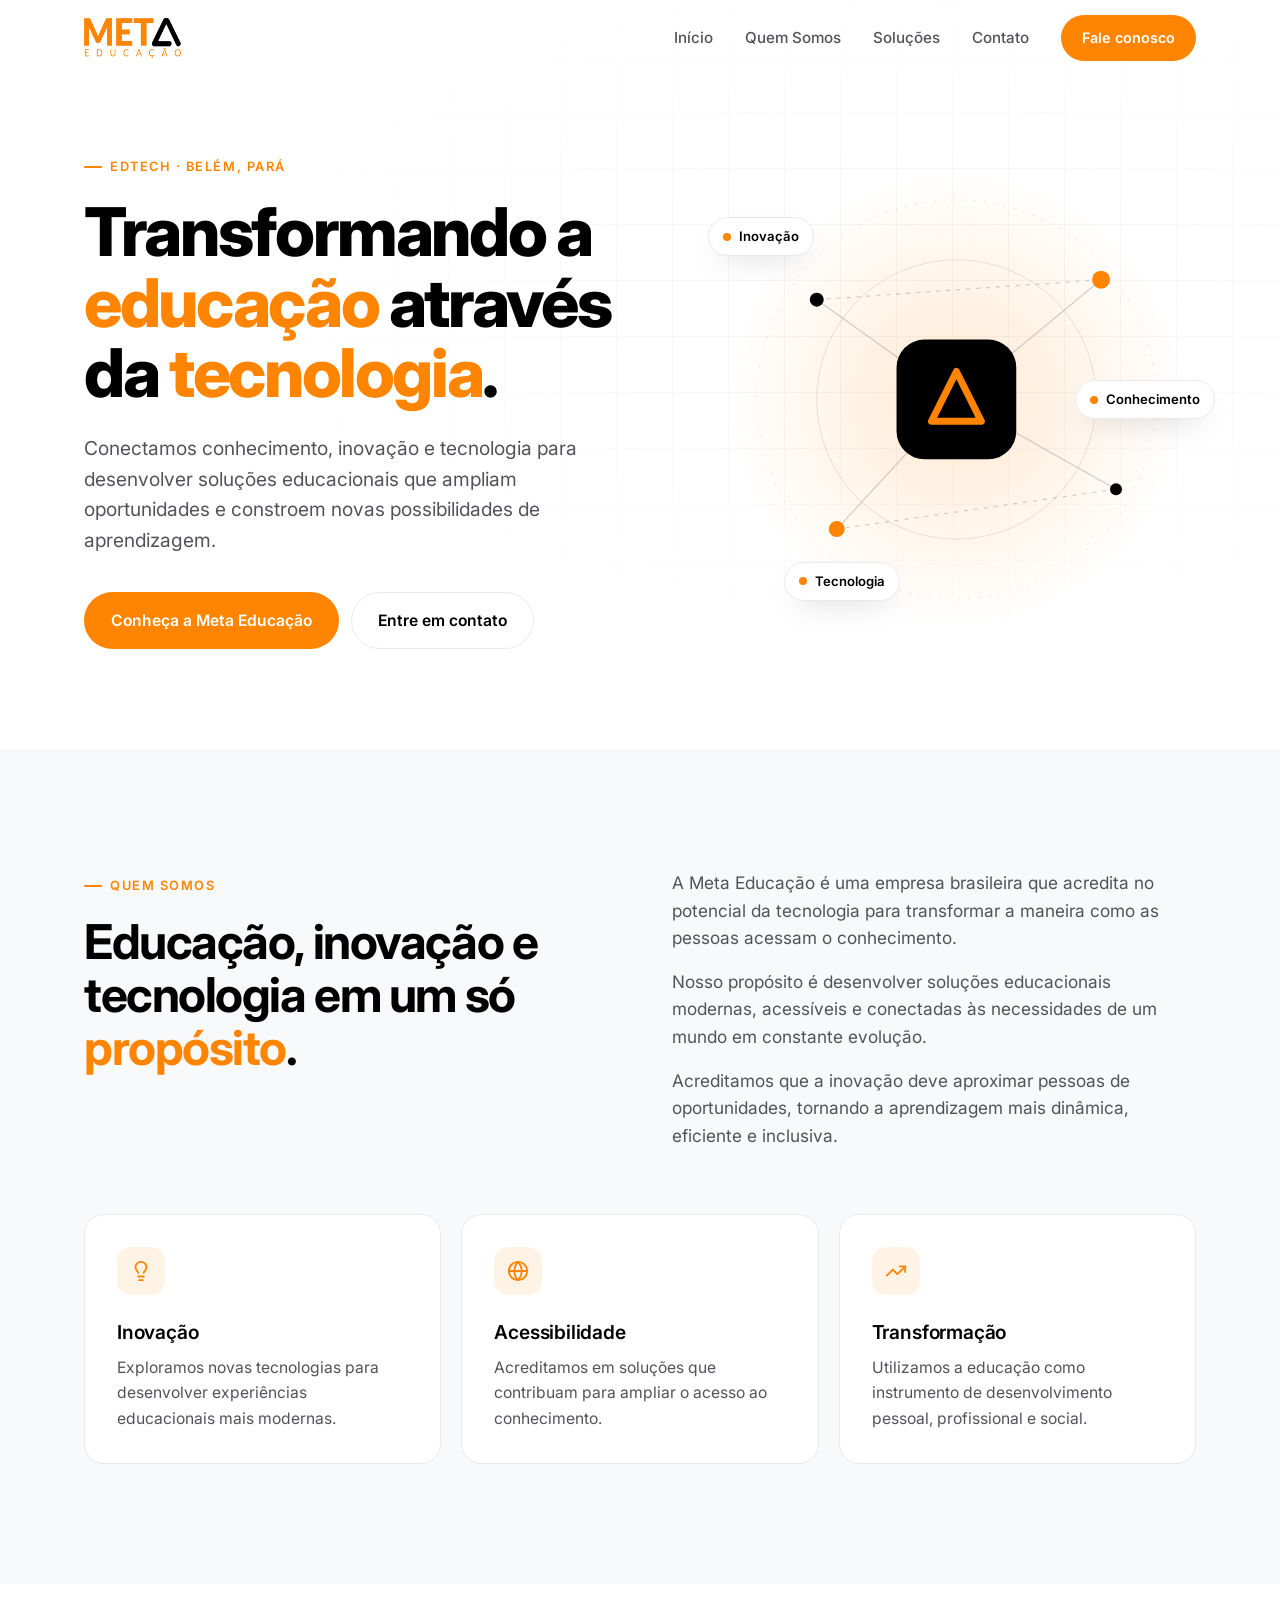
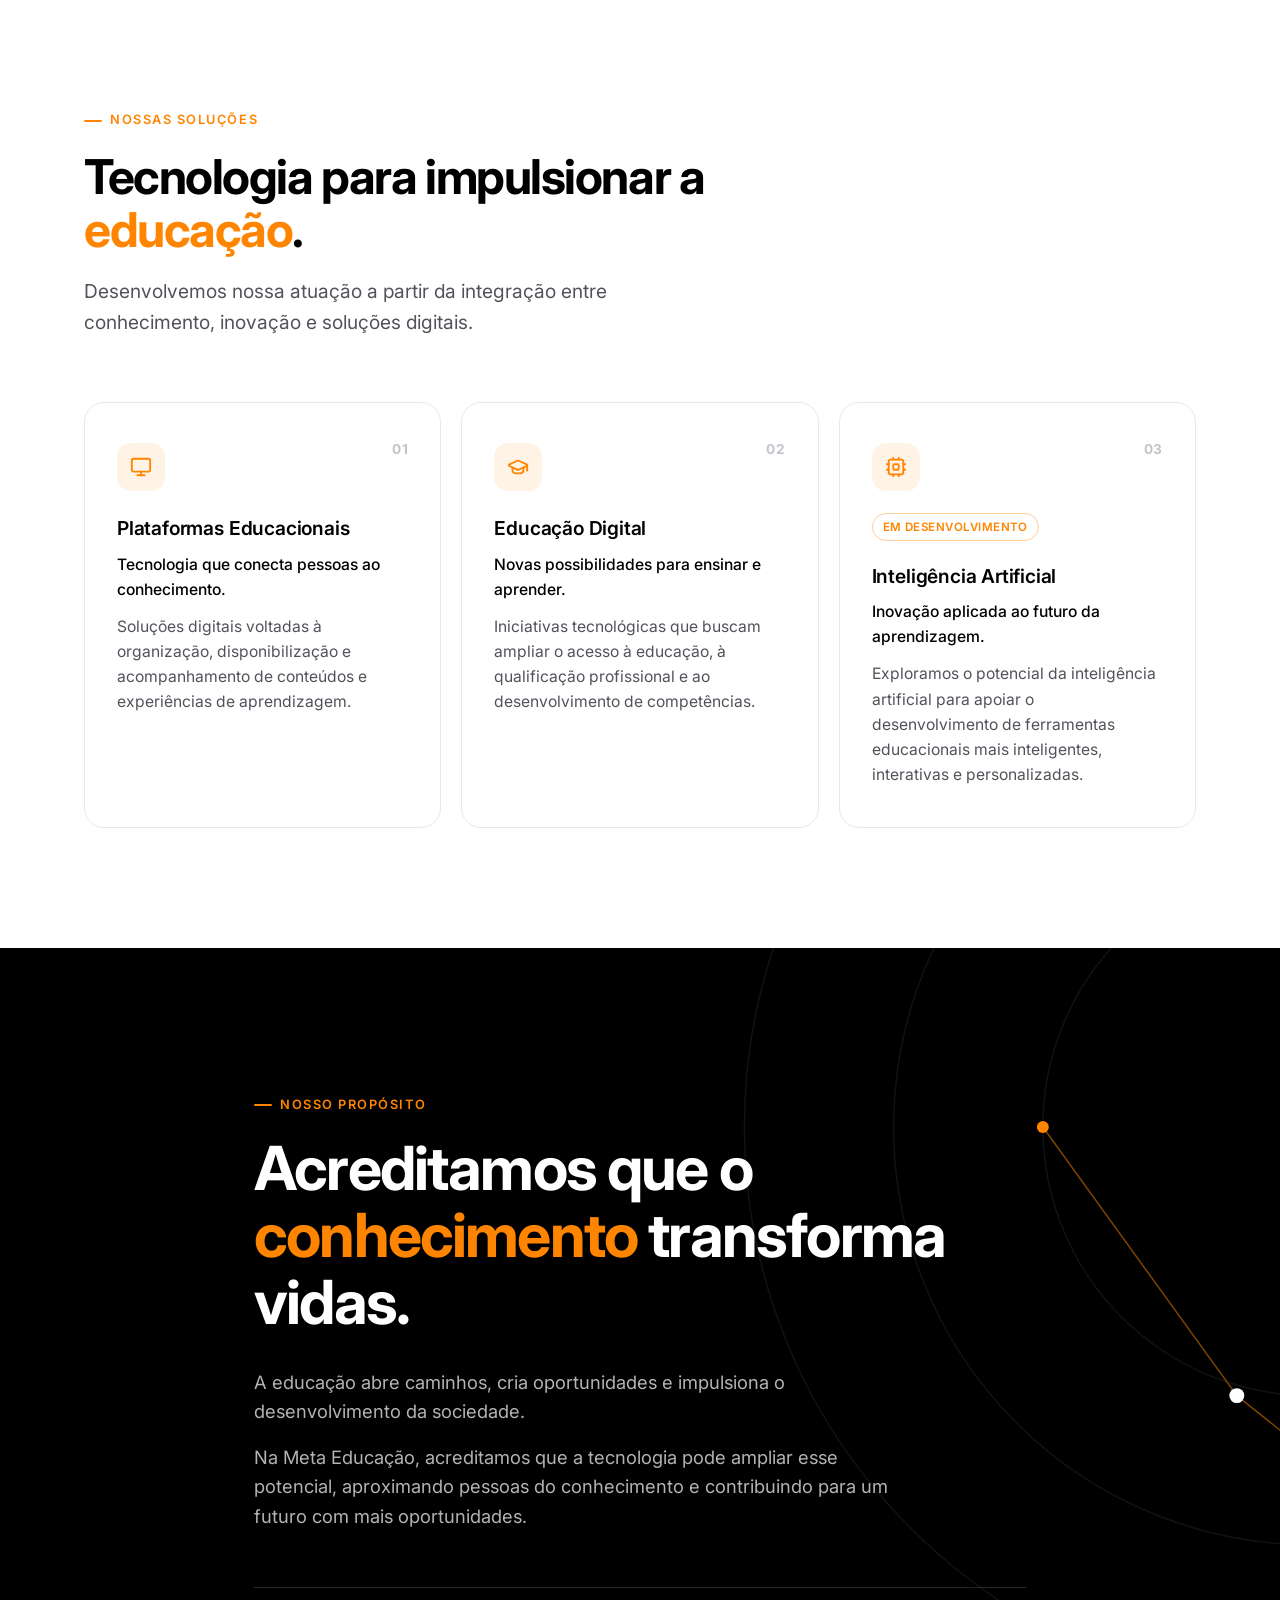
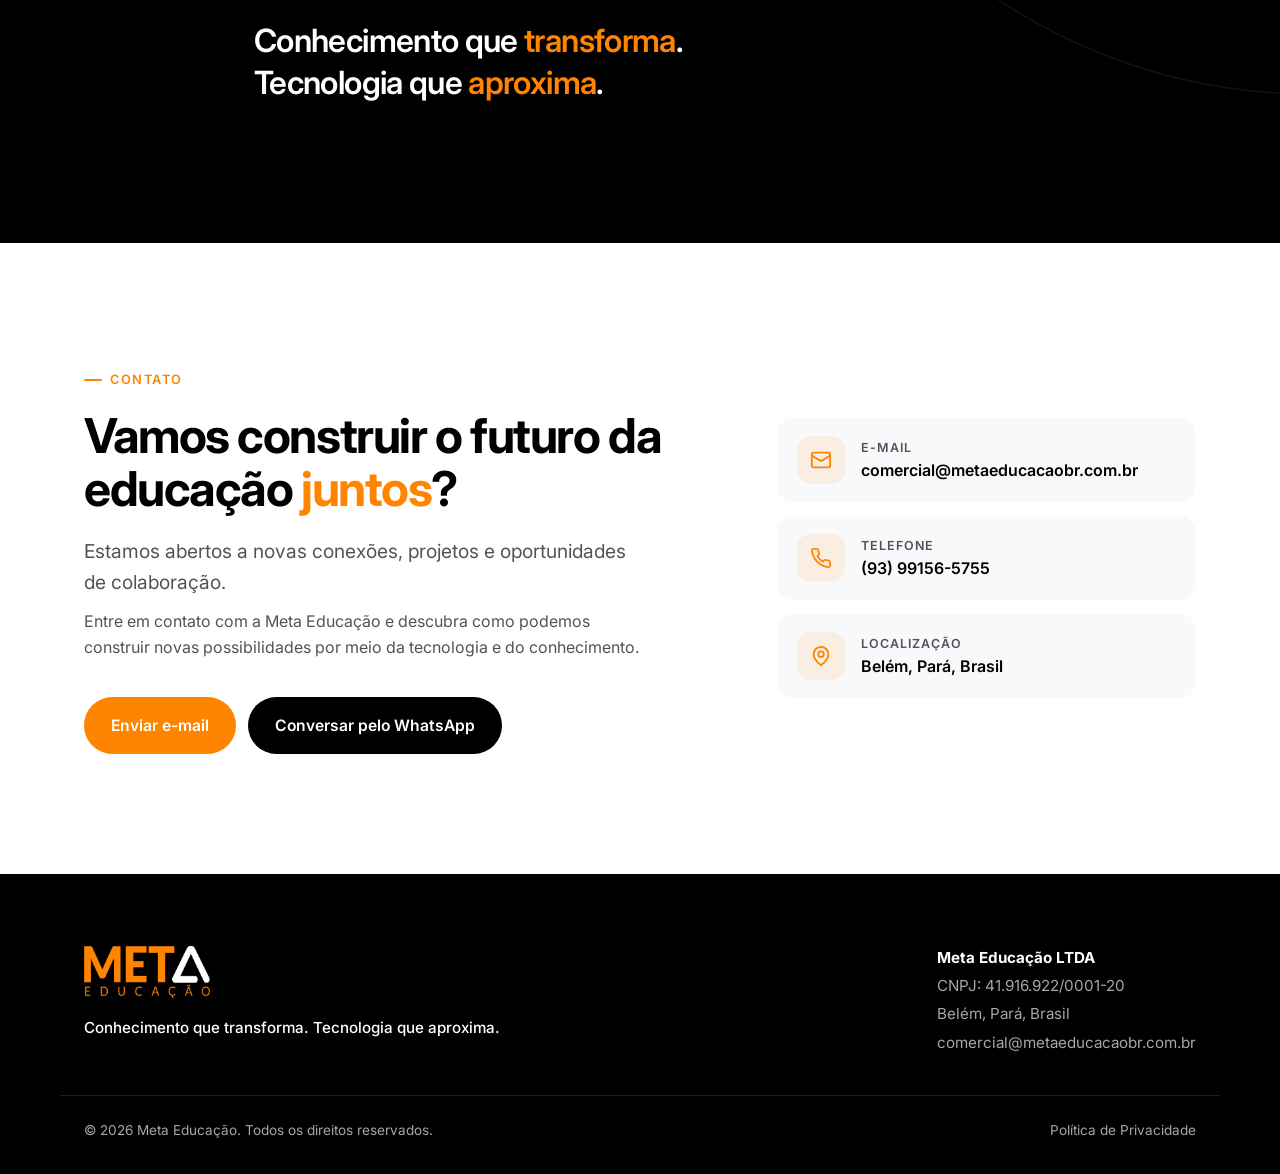
<file: index.html>
<!doctype html>
<html lang="pt-BR">
<head>
  <meta charset="utf-8">
  <meta name="viewport" content="width=device-width, initial-scale=1">
  <title>Meta Educação | Transformando a educação através da tecnologia</title>
  <meta name="description" content="A Meta Educação é uma empresa brasileira de tecnologia educacional que desenvolve soluções para transformar a educação por meio da inovação e da ampliação do acesso ao conhecimento.">
  <meta name="theme-color" content="#FF8500">
  <meta property="og:type" content="website">
  <meta property="og:title" content="Meta Educação">
  <meta property="og:description" content="Conhecimento que transforma. Tecnologia que aproxima.">
  <meta property="og:image" content="/assets/logo-meta.png">
  <link rel="icon" type="image/png" href="/assets/logo-meta.png">
  <link rel="preconnect" href="https://fonts.googleapis.com">
  <link rel="preconnect" href="https://fonts.gstatic.com" crossorigin>
  <link href="https://fonts.googleapis.com/css2?family=Inter:wght@400;500;600;700;800&display=swap" rel="stylesheet">
  <link rel="stylesheet" href="style.css">
</head>
<body>
  <a href="#inicio" class="skip">Pular para o conteúdo</a>

  <header class="header" id="header">
    <div class="container header-inner">
      <a href="#inicio" class="brand" aria-label="Meta Educação — início">
        <img src="assets/logo-meta.png" alt="Meta Educação" width="744" height="308">
      </a>
      <button class="menu-toggle" id="menuToggle" aria-label="Abrir menu" aria-expanded="false" aria-controls="menu">
        <span></span><span></span>
      </button>
      <nav class="menu" id="menu" aria-label="Principal">
        <a href="#inicio">Início</a>
        <a href="#quem-somos">Quem Somos</a>
        <a href="#solucoes">Soluções</a>
        <a href="#contato">Contato</a>
        <a href="#contato" class="btn btn-primary btn-sm">Fale conosco</a>
      </nav>
    </div>
  </header>

  <main>
    <!-- 01 HERO -->
    <section class="hero" id="inicio">
      <div class="container hero-grid">
        <div class="hero-text">
          <span class="eyebrow reveal">EdTech · Belém, Pará</span>
          <h1 class="reveal">Transformando a <em>educação</em> através da <em>tecnologia</em>.</h1>
          <p class="lead reveal">Conectamos conhecimento, inovação e tecnologia para desenvolver soluções educacionais que ampliam oportunidades e constroem novas possibilidades de aprendizagem.</p>
          <div class="actions reveal">
            <a href="#quem-somos" class="btn btn-primary">Conheça a Meta Educação</a>
            <a href="#contato" class="btn btn-ghost">Entre em contato</a>
          </div>
        </div>
        <div class="hero-art" aria-hidden="true">
          <svg viewBox="0 0 480 480" class="orbit">
            <defs>
              <radialGradient id="glow" cx="50%" cy="50%" r="50%">
                <stop offset="0" stop-color="#FF8500" stop-opacity=".18"/>
                <stop offset="1" stop-color="#FF8500" stop-opacity="0"/>
              </radialGradient>
            </defs>
            <circle cx="240" cy="240" r="230" fill="url(#glow)"/>
            <g class="spin-slow" fill="none" stroke="#000" stroke-opacity=".1">
              <circle cx="240" cy="240" r="200" stroke-dasharray="2 8"/>
              <circle cx="240" cy="240" r="140"/>
            </g>
            <g stroke="#000" stroke-opacity=".18" stroke-width="1.2">
              <line x1="240" y1="240" x2="100" y2="140"/>
              <line x1="240" y1="240" x2="385" y2="120"/>
              <line x1="240" y1="240" x2="400" y2="330"/>
              <line x1="240" y1="240" x2="120" y2="370"/>
              <line x1="100" y1="140" x2="385" y2="120" stroke-dasharray="4 6"/>
              <line x1="400" y1="330" x2="120" y2="370" stroke-dasharray="4 6"/>
            </g>
            <g class="nodes">
              <circle cx="100" cy="140" r="7" fill="#000"/>
              <circle cx="385" cy="120" r="9" fill="#FF8500"/>
              <circle cx="400" cy="330" r="6" fill="#000"/>
              <circle cx="120" cy="370" r="8" fill="#FF8500"/>
            </g>
            <g class="core">
              <rect x="180" y="180" width="120" height="120" rx="28" fill="#000"/>
              <path d="M215 262 L240 212 L265 262 Z" fill="none" stroke="#FF8500" stroke-width="7" stroke-linejoin="round"/>
            </g>
          </svg>
          <div class="chip chip-a"><span class="dot"></span>Inovação</div>
          <div class="chip chip-b"><span class="dot"></span>Conhecimento</div>
          <div class="chip chip-c"><span class="dot"></span>Tecnologia</div>
        </div>
      </div>
    </section>

    <!-- 02 QUEM SOMOS -->
    <section class="section bg-soft" id="quem-somos">
      <div class="container">
        <div class="split">
          <div>
            <span class="eyebrow reveal">Quem somos</span>
            <h2 class="reveal">Educação, inovação e tecnologia em um só <em>propósito</em>.</h2>
          </div>
          <div class="prose reveal">
            <p>A Meta Educação é uma empresa brasileira que acredita no potencial da tecnologia para transformar a maneira como as pessoas acessam o conhecimento.</p>
            <p>Nosso propósito é desenvolver soluções educacionais modernas, acessíveis e conectadas às necessidades de um mundo em constante evolução.</p>
            <p>Acreditamos que a inovação deve aproximar pessoas de oportunidades, tornando a aprendizagem mais dinâmica, eficiente e inclusiva.</p>
          </div>
        </div>
        <div class="cards cards-3">
          <article class="card reveal">
            <div class="icon"><svg viewBox="0 0 24 24"><path d="M15 14c.2-1 .7-1.7 1.5-2.5 1-.9 1.5-2.2 1.5-3.5A6 6 0 0 0 6 8c0 1 .2 2.2 1.5 3.5.7.7 1.3 1.5 1.5 2.5"/><path d="M9 18h6"/><path d="M10 22h4"/></svg></div>
            <h3>Inovação</h3>
            <p>Exploramos novas tecnologias para desenvolver experiências educacionais mais modernas.</p>
          </article>
          <article class="card reveal">
            <div class="icon"><svg viewBox="0 0 24 24"><circle cx="12" cy="12" r="10"/><path d="M12 2a14.5 14.5 0 0 0 0 20 14.5 14.5 0 0 0 0-20"/><path d="M2 12h20"/></svg></div>
            <h3>Acessibilidade</h3>
            <p>Acreditamos em soluções que contribuam para ampliar o acesso ao conhecimento.</p>
          </article>
          <article class="card reveal">
            <div class="icon"><svg viewBox="0 0 24 24"><path d="M22 7 13.5 15.5 8.5 10.5 2 17"/><path d="M16 7h6v6"/></svg></div>
            <h3>Transformação</h3>
            <p>Utilizamos a educação como instrumento de desenvolvimento pessoal, profissional e social.</p>
          </article>
        </div>
      </div>
    </section>

    <!-- 03 SOLUÇÕES -->
    <section class="section" id="solucoes">
      <div class="container">
        <div class="section-head">
          <span class="eyebrow reveal">Nossas soluções</span>
          <h2 class="reveal">Tecnologia para impulsionar a <em>educação</em>.</h2>
          <p class="lead reveal">Desenvolvemos nossa atuação a partir da integração entre conhecimento, inovação e soluções digitais.</p>
        </div>
        <div class="cards cards-3">
          <article class="card card-solution reveal">
            <div class="icon"><svg viewBox="0 0 24 24"><rect x="2" y="3" width="20" height="14" rx="2"/><path d="M8 21h8"/><path d="M12 17v4"/></svg></div>
            <span class="num">01</span>
            <h3>Plataformas Educacionais</h3>
            <p class="tagline">Tecnologia que conecta pessoas ao conhecimento.</p>
            <p>Soluções digitais voltadas à organização, disponibilização e acompanhamento de conteúdos e experiências de aprendizagem.</p>
          </article>
          <article class="card card-solution reveal">
            <div class="icon"><svg viewBox="0 0 24 24"><path d="M21.42 10.92a1 1 0 0 0-.02-1.84L12.83 5.18a2 2 0 0 0-1.66 0L2.6 9.08a1 1 0 0 0 0 1.83l8.57 3.91a2 2 0 0 0 1.66 0z"/><path d="M22 10v6"/><path d="M6 12.5V16a6 3 0 0 0 12 0v-3.5"/></svg></div>
            <span class="num">02</span>
            <h3>Educação Digital</h3>
            <p class="tagline">Novas possibilidades para ensinar e aprender.</p>
            <p>Iniciativas tecnológicas que buscam ampliar o acesso à educação, à qualificação profissional e ao desenvolvimento de competências.</p>
          </article>
          <article class="card card-solution reveal">
            <div class="icon"><svg viewBox="0 0 24 24"><rect x="4" y="4" width="16" height="16" rx="2"/><rect x="9" y="9" width="6" height="6" rx="1"/><path d="M15 2v2M15 20v2M2 15h2M2 9h2M20 15h2M20 9h2M9 2v2M9 20v2"/></svg></div>
            <span class="num">03</span>
            <span class="badge">Em desenvolvimento</span>
            <h3>Inteligência Artificial</h3>
            <p class="tagline">Inovação aplicada ao futuro da aprendizagem.</p>
            <p>Exploramos o potencial da inteligência artificial para apoiar o desenvolvimento de ferramentas educacionais mais inteligentes, interativas e personalizadas.</p>
          </article>
        </div>
      </div>
    </section>

    <!-- 04 PROPÓSITO -->
    <section class="section purpose" id="proposito">
      <svg class="purpose-lines" viewBox="0 0 1200 600" preserveAspectRatio="xMidYMid slice" aria-hidden="true">
        <g fill="none" stroke="#fff" stroke-opacity=".07">
          <circle cx="1050" cy="120" r="180"/><circle cx="1050" cy="120" r="280"/><circle cx="1050" cy="120" r="380"/>
        </g>
        <g stroke="#FF8500" stroke-opacity=".5">
          <line x1="870" y1="120" x2="1000" y2="300"/><line x1="1000" y1="300" x2="1150" y2="420"/>
        </g>
        <circle cx="870" cy="120" r="4" fill="#FF8500"/><circle cx="1000" cy="300" r="5" fill="#fff"/><circle cx="1150" cy="420" r="4" fill="#FF8500"/>
      </svg>
      <div class="container narrow">
        <span class="eyebrow reveal">Nosso propósito</span>
        <h2 class="reveal">Acreditamos que o <em>conhecimento</em> transforma vidas.</h2>
        <div class="prose reveal">
          <p>A educação abre caminhos, cria oportunidades e impulsiona o desenvolvimento da sociedade.</p>
          <p>Na Meta Educação, acreditamos que a tecnologia pode ampliar esse potencial, aproximando pessoas do conhecimento e contribuindo para um futuro com mais oportunidades.</p>
        </div>
        <p class="quote reveal">Conhecimento que <em>transforma</em>.<br>Tecnologia que <em>aproxima</em>.</p>
      </div>
    </section>

    <!-- 05 CONTATO -->
    <section class="section" id="contato">
      <div class="container contact">
        <div>
          <span class="eyebrow reveal">Contato</span>
          <h2 class="reveal">Vamos construir o futuro da educação <em>juntos</em>?</h2>
          <p class="lead reveal">Estamos abertos a novas conexões, projetos e oportunidades de colaboração.</p>
          <p class="reveal muted">Entre em contato com a Meta Educação e descubra como podemos construir novas possibilidades por meio da tecnologia e do conhecimento.</p>
          <div class="actions reveal">
            <a class="btn btn-primary" href="mailto:comercial@metaeducacaobr.com.br?subject=Contato%20pelo%20site">Enviar e-mail</a>
            <a class="btn btn-dark" href="https://wa.me/5593991565755?text=Ol%C3%A1!%20Gostaria%20de%20conhecer%20melhor%20a%20Meta%20Educa%C3%A7%C3%A3o%20e%20suas%20solu%C3%A7%C3%B5es." target="_blank" rel="noopener">Conversar pelo WhatsApp</a>
          </div>
        </div>
        <ul class="contact-list reveal">
          <li>
            <div class="icon"><svg viewBox="0 0 24 24"><rect x="2" y="4" width="20" height="16" rx="2"/><path d="m22 7-8.97 5.7a1.94 1.94 0 0 1-2.06 0L2 7"/></svg></div>
            <div><small>E-mail</small><a href="mailto:comercial@metaeducacaobr.com.br">comercial@metaeducacaobr.com.br</a></div>
          </li>
          <li>
            <div class="icon"><svg viewBox="0 0 24 24"><path d="M22 16.92v3a2 2 0 0 1-2.18 2 19.79 19.79 0 0 1-8.63-3.07 19.5 19.5 0 0 1-6-6 19.79 19.79 0 0 1-3.07-8.67A2 2 0 0 1 4.11 2h3a2 2 0 0 1 2 1.72c.13.96.36 1.9.7 2.81a2 2 0 0 1-.45 2.11L8.09 9.91a16 16 0 0 0 6 6l1.27-1.27a2 2 0 0 1 2.11-.45c.91.34 1.85.57 2.81.7A2 2 0 0 1 22 16.92z"/></svg></div>
            <div><small>Telefone</small><a href="tel:+5593991565755">(93) 99156-5755</a></div>
          </li>
          <li>
            <div class="icon"><svg viewBox="0 0 24 24"><path d="M20 10c0 6-8 12-8 12s-8-6-8-12a8 8 0 0 1 16 0Z"/><circle cx="12" cy="10" r="3"/></svg></div>
            <div><small>Localização</small><span>Belém, Pará, Brasil</span></div>
          </li>
        </ul>
      </div>
    </section>
  </main>

  <footer class="footer">
    <div class="container footer-grid">
      <div>
        <img src="assets/logo-meta-white.png" alt="Meta Educação" class="footer-logo" width="744" height="308" loading="lazy">
        <p class="footer-quote">Conhecimento que transforma. Tecnologia que aproxima.</p>
      </div>
      <div class="footer-info">
        <p><strong>Meta Educação LTDA</strong></p>
        <p>CNPJ: 41.916.922/0001-20</p>
        <p>Belém, Pará, Brasil</p>
        <p><a href="mailto:comercial@metaeducacaobr.com.br">comercial@metaeducacaobr.com.br</a></p>
      </div>
    </div>
    <div class="container footer-bottom">
      <span>© 2026 Meta Educação. Todos os direitos reservados.</span>
      <a href="privacidade.html">Política de Privacidade</a>
    </div>
  </footer>

  <script src="main.js"></script>
</body>
</html>
</file>
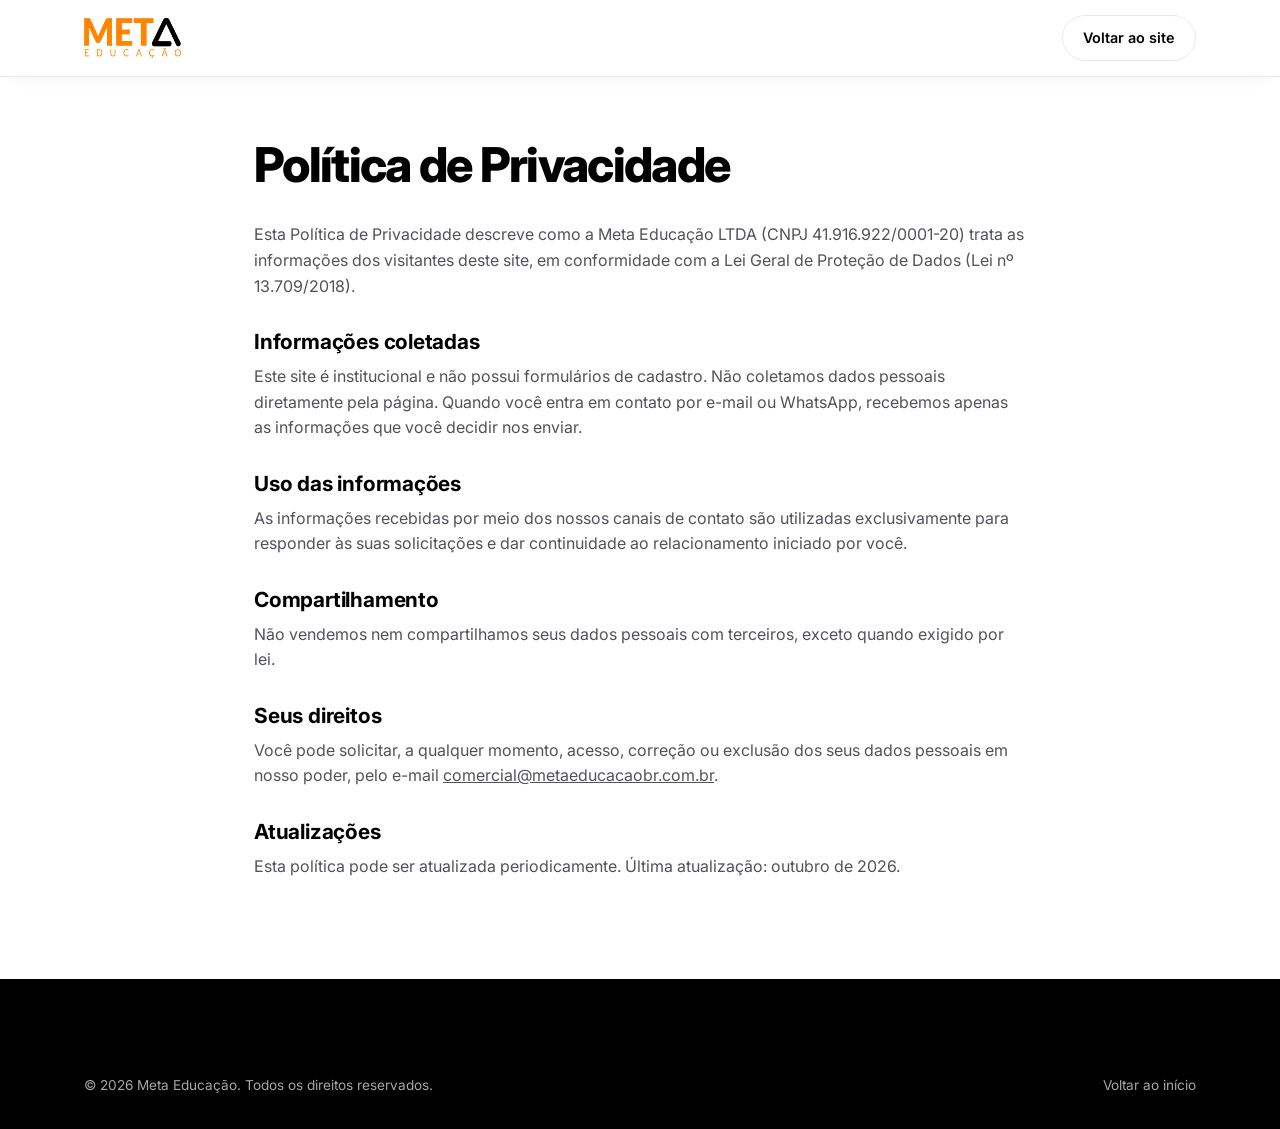
<file: privacidade.html>
<!doctype html>
<html lang="pt-BR">
<head>
  <meta charset="utf-8">
  <meta name="viewport" content="width=device-width, initial-scale=1">
  <title>Política de Privacidade | Meta Educação</title>
  <meta name="robots" content="noindex">
  <link rel="icon" type="image/png" href="/assets/logo-meta.png">
  <link rel="preconnect" href="https://fonts.googleapis.com">
  <link rel="preconnect" href="https://fonts.gstatic.com" crossorigin>
  <link href="https://fonts.googleapis.com/css2?family=Inter:wght@400;500;600;700;800&display=swap" rel="stylesheet">
  <link rel="stylesheet" href="style.css">
</head>
<body>
  <header class="header scrolled">
    <div class="container header-inner">
      <a href="/" class="brand" aria-label="Meta Educação — início"><img src="assets/logo-meta.png" alt="Meta Educação" width="744" height="308"></a>
      <a href="/" class="btn btn-ghost btn-sm">Voltar ao site</a>
    </div>
  </header>

  <main class="page">
    <div class="container narrow">
      <h1>Política de Privacidade</h1>
      <p>Esta Política de Privacidade descreve como a Meta Educação LTDA (CNPJ 41.916.922/0001-20) trata as informações dos visitantes deste site, em conformidade com a Lei Geral de Proteção de Dados (Lei nº 13.709/2018).</p>

      <h2>Informações coletadas</h2>
      <p>Este site é institucional e não possui formulários de cadastro. Não coletamos dados pessoais diretamente pela página. Quando você entra em contato por e-mail ou WhatsApp, recebemos apenas as informações que você decidir nos enviar.</p>

      <h2>Uso das informações</h2>
      <p>As informações recebidas por meio dos nossos canais de contato são utilizadas exclusivamente para responder às suas solicitações e dar continuidade ao relacionamento iniciado por você.</p>

      <h2>Compartilhamento</h2>
      <p>Não vendemos nem compartilhamos seus dados pessoais com terceiros, exceto quando exigido por lei.</p>

      <h2>Seus direitos</h2>
      <p>Você pode solicitar, a qualquer momento, acesso, correção ou exclusão dos seus dados pessoais em nosso poder, pelo e-mail <a href="mailto:comercial@metaeducacaobr.com.br">comercial@metaeducacaobr.com.br</a>.</p>

      <h2>Atualizações</h2>
      <p>Esta política pode ser atualizada periodicamente. Última atualização: outubro de 2026.</p>
    </div>
  </main>

  <footer class="footer">
    <div class="container footer-bottom">
      <span>© 2026 Meta Educação. Todos os direitos reservados.</span>
      <a href="/">Voltar ao início</a>
    </div>
  </footer>
</body>
</html>
</file>
<file: style.css>
:root {
  --orange: #FF8500;
  --orange-dark: #E67600;
  --black: #000000;
  --white: #FFFFFF;
  --soft: #F8F9FA;
  --text: #52525B;
  --line: #E9E9EC;
  --radius: 20px;
  --ease: cubic-bezier(.2, .7, .2, 1);
}

* { box-sizing: border-box; margin: 0; padding: 0; }
html { scroll-behavior: smooth; scroll-padding-top: 84px; }
body {
  font-family: "Inter", system-ui, -apple-system, "Segoe UI", sans-serif;
  color: var(--black);
  background: var(--white);
  line-height: 1.6;
  -webkit-font-smoothing: antialiased;
}
img, svg { display: block; max-width: 100%; }
a { color: inherit; }
em { font-style: normal; color: var(--orange); }

.container { width: 100%; max-width: 1160px; margin: 0 auto; padding: 0 24px; }
.narrow { max-width: 820px; }
.muted { color: var(--text); }

.skip { position: absolute; left: -9999px; top: 8px; background: var(--black); color: #fff; padding: 8px 16px; border-radius: 8px; z-index: 100; }
.skip:focus { left: 8px; }
:focus-visible { outline: 2px solid var(--orange); outline-offset: 3px; border-radius: 6px; }

/* Tipografia */
h1 { font-size: clamp(2.4rem, 5.6vw, 4.2rem); line-height: 1.05; letter-spacing: -.035em; font-weight: 800; }
h2 { font-size: clamp(1.9rem, 4vw, 3rem); line-height: 1.1; letter-spacing: -.03em; font-weight: 700; }
h3 { font-size: 1.2rem; letter-spacing: -.01em; font-weight: 600; }
.lead { font-size: clamp(1.05rem, 1.6vw, 1.2rem); color: var(--text); max-width: 560px; }
.eyebrow {
  display: inline-flex; align-items: center; gap: 8px;
  font-size: .8rem; font-weight: 600; letter-spacing: .12em; text-transform: uppercase;
  color: var(--orange); margin-bottom: 20px;
}
.eyebrow::before { content: ""; width: 18px; height: 2px; background: var(--orange); border-radius: 2px; }

/* Botões */
.btn {
  display: inline-flex; align-items: center; justify-content: center; gap: 8px;
  padding: 15px 26px; border-radius: 999px; font-weight: 600; font-size: .98rem;
  text-decoration: none; border: 1.5px solid transparent; cursor: pointer;
  transition: transform .25s var(--ease), background .25s, color .25s, border-color .25s, box-shadow .25s;
}
.btn:hover { transform: translateY(-2px); }
.btn-primary { background: var(--orange); color: var(--white); }
.btn-primary:hover { background: var(--orange-dark); box-shadow: 0 10px 24px -10px rgba(255,133,0,.7); }
.btn-ghost { border-color: var(--line); color: var(--black); background: var(--white); }
.btn-ghost:hover { border-color: var(--black); }
.btn-dark { background: var(--black); color: var(--white); }
.btn-dark:hover { background: #222; }
.btn-sm { padding: 10px 20px; font-size: .9rem; }
.actions { display: flex; flex-wrap: wrap; gap: 12px; margin-top: 36px; }

/* Header */
.header { position: fixed; inset: 0 0 auto 0; z-index: 50; transition: background .3s, box-shadow .3s; }
.header.scrolled { background: rgba(255,255,255,.88); backdrop-filter: saturate(180%) blur(14px); -webkit-backdrop-filter: saturate(180%) blur(14px); box-shadow: 0 1px 0 var(--line), 0 8px 24px -16px rgba(0,0,0,.15); }
.header-inner { display: flex; align-items: center; justify-content: space-between; height: 76px; }
.brand img { height: 40px; width: auto; }
.menu { display: flex; align-items: center; gap: 32px; }
.menu a:not(.btn) { text-decoration: none; font-weight: 500; font-size: .95rem; color: var(--text); transition: color .2s; }
.menu a:not(.btn):hover { color: var(--black); }
.menu-toggle { display: none; width: 44px; height: 44px; border: 0; background: transparent; cursor: pointer; position: relative; }
.menu-toggle span { position: absolute; left: 11px; width: 22px; height: 2px; background: var(--black); border-radius: 2px; transition: transform .3s var(--ease), top .3s var(--ease); }
.menu-toggle span:first-child { top: 17px; }
.menu-toggle span:last-child { top: 25px; }
.menu-toggle[aria-expanded="true"] span:first-child { top: 21px; transform: rotate(45deg); }
.menu-toggle[aria-expanded="true"] span:last-child { top: 21px; transform: rotate(-45deg); }

/* Hero */
.hero { padding: 150px 0 100px; position: relative; overflow: hidden; }
.hero::before {
  content: ""; position: absolute; inset: 0; z-index: -1;
  background-image: linear-gradient(var(--line) 1px, transparent 1px), linear-gradient(90deg, var(--line) 1px, transparent 1px);
  background-size: 56px 56px; opacity: .45;
  mask-image: radial-gradient(ellipse 70% 60% at 70% 40%, #000 20%, transparent 75%);
  -webkit-mask-image: radial-gradient(ellipse 70% 60% at 70% 40%, #000 20%, transparent 75%);
}
.hero-grid { display: grid; grid-template-columns: 1.1fr .9fr; gap: 48px; align-items: center; }
.hero h1 { margin-bottom: 24px; }
.hero-art { position: relative; max-width: 480px; justify-self: center; width: 100%; }
.orbit { width: 100%; height: auto; animation: float 7s ease-in-out infinite; }
.spin-slow { transform-origin: 240px 240px; animation: spin 60s linear infinite; }
.nodes circle { animation: pulse 3.2s ease-in-out infinite; transform-box: fill-box; transform-origin: center; }
.nodes circle:nth-child(2) { animation-delay: .8s; }
.nodes circle:nth-child(3) { animation-delay: 1.6s; }
.nodes circle:nth-child(4) { animation-delay: 2.4s; }
.chip {
  position: absolute; display: inline-flex; align-items: center; gap: 8px;
  background: var(--white); border: 1px solid var(--line); border-radius: 999px;
  padding: 8px 14px; font-size: .82rem; font-weight: 600;
  box-shadow: 0 12px 30px -14px rgba(0,0,0,.25);
  animation: float 6s ease-in-out infinite;
}
.chip .dot { width: 8px; height: 8px; border-radius: 50%; background: var(--orange); }
.chip-a { top: 12%; left: -2%; }
.chip-b { top: 46%; right: -4%; animation-delay: 1.5s; }
.chip-c { bottom: 8%; left: 14%; animation-delay: 3s; }

/* Seções */
.section { padding: 120px 0; position: relative; }
.bg-soft { background: var(--soft); }
.section-head { max-width: 720px; margin-bottom: 64px; }
.section-head h2 { margin-bottom: 20px; }
.split { display: grid; grid-template-columns: 1fr 1fr; gap: 64px; align-items: start; margin-bottom: 64px; }
.prose p { color: var(--text); font-size: 1.08rem; }
.prose p + p { margin-top: 16px; }

/* Cards */
.cards { display: grid; gap: 20px; }
.cards-3 { grid-template-columns: repeat(3, 1fr); }
.card {
  background: var(--white); border: 1px solid var(--line); border-radius: var(--radius);
  padding: 32px; position: relative;
  transition: transform .35s var(--ease), box-shadow .35s var(--ease), border-color .35s;
}
.card:hover { transform: translateY(-6px); box-shadow: 0 24px 48px -24px rgba(0,0,0,.18); border-color: transparent; }
.card h3 { margin: 22px 0 8px; }
.card p { color: var(--text); font-size: .98rem; }
.icon {
  width: 48px; height: 48px; border-radius: 14px; flex-shrink: 0;
  display: grid; place-items: center; background: rgba(255,133,0,.1);
}
.icon svg { width: 22px; height: 22px; fill: none; stroke: var(--orange); stroke-width: 2; stroke-linecap: round; stroke-linejoin: round; }
.card-solution { padding: 40px 32px; overflow: hidden; }
.card-solution::after {
  content: ""; position: absolute; left: 0; right: 0; bottom: 0; height: 3px; background: var(--orange);
  transform: scaleX(0); transform-origin: left; transition: transform .45s var(--ease);
}
.card-solution:hover::after { transform: scaleX(1); }
.card-solution .num { position: absolute; top: 36px; right: 32px; font-weight: 700; font-size: .85rem; color: #C4C4CC; letter-spacing: .05em; }
.card-solution .tagline { color: var(--black); font-weight: 500; margin-bottom: 12px; }
.badge {
  display: inline-block; margin-top: 22px; margin-bottom: -10px;
  font-size: .72rem; font-weight: 600; letter-spacing: .04em; text-transform: uppercase;
  color: var(--orange); border: 1px solid rgba(255,133,0,.4); border-radius: 999px; padding: 4px 10px;
}

/* Propósito */
.purpose { background: var(--black); color: var(--white); overflow: hidden; padding: 140px 0; }
.purpose-lines { position: absolute; inset: 0; width: 100%; height: 100%; pointer-events: none; }
.purpose .container { position: relative; }
.purpose h2 { font-size: clamp(2.2rem, 5vw, 3.8rem); margin-bottom: 32px; }
.purpose .prose p { color: rgba(255,255,255,.7); font-size: 1.15rem; max-width: 640px; }
.quote {
  margin-top: 56px; padding-top: 32px; border-top: 1px solid rgba(255,255,255,.15);
  font-size: clamp(1.4rem, 3vw, 2rem); font-weight: 600; letter-spacing: -.02em; line-height: 1.3;
}

/* Contato */
.contact { display: grid; grid-template-columns: 1.2fr .8fr; gap: 64px; align-items: center; }
.contact h2 { margin-bottom: 20px; }
.contact .muted { margin-top: 12px; max-width: 560px; }
.contact-list { list-style: none; display: grid; gap: 14px; }
.contact-list li {
  display: flex; gap: 16px; align-items: center;
  background: var(--soft); border-radius: 16px; padding: 18px 20px;
}
.contact-list small { display: block; font-size: .78rem; color: var(--text); text-transform: uppercase; letter-spacing: .08em; font-weight: 600; }
.contact-list a, .contact-list span { text-decoration: none; font-weight: 600; word-break: break-word; }
.contact-list a:hover { color: var(--orange); }

/* Rodapé */
.footer { background: var(--black); color: rgba(255,255,255,.65); padding: 72px 0 32px; font-size: .95rem; }
.footer-grid { display: flex; justify-content: space-between; gap: 40px; flex-wrap: wrap; padding-bottom: 40px; border-bottom: 1px solid rgba(255,255,255,.12); }
.footer-logo { height: 52px; width: auto; margin-bottom: 18px; }
.footer-quote { color: var(--white); font-weight: 500; }
.footer-info p + p { margin-top: 4px; }
.footer-info strong { color: var(--white); }
.footer a { text-decoration: none; }
.footer a:hover { color: var(--orange); }
.footer-bottom { display: flex; justify-content: space-between; flex-wrap: wrap; gap: 12px; padding-top: 24px; font-size: .85rem; }

/* Página de política */
.page { padding: 140px 0 100px; }
.page h1 { font-size: clamp(2rem, 4vw, 3rem); margin-bottom: 32px; }
.page h2 { font-size: 1.3rem; margin: 32px 0 10px; letter-spacing: -.01em; }
.page p, .page li { color: var(--text); }
.page ul { padding-left: 20px; }

/* Animações */
.reveal { opacity: 0; transform: translateY(18px); transition: opacity .8s var(--ease), transform .8s var(--ease); }
.reveal.in { opacity: 1; transform: none; }
.hero .reveal { opacity: 1; transform: none; transition: none; animation: rise .9s var(--ease) both; }
.hero .reveal:nth-child(2) { animation-delay: .1s; }
.hero .reveal:nth-child(3) { animation-delay: .2s; }
.hero .reveal:nth-child(4) { animation-delay: .3s; }
@keyframes rise { from { opacity: 0; transform: translateY(18px); } }
@keyframes float { 0%, 100% { transform: translateY(0); } 50% { transform: translateY(-10px); } }
@keyframes spin { to { transform: rotate(360deg); } }
@keyframes pulse { 0%, 100% { transform: scale(1); } 50% { transform: scale(1.35); } }

/* Responsivo */
@media (max-width: 960px) {
  .hero-grid, .split, .contact { grid-template-columns: 1fr; }
  .split { gap: 24px; }
  .cards-3 { grid-template-columns: 1fr; }
  .hero { padding: 130px 0 72px; }
  .hero-art { max-width: 380px; }
  .section { padding: 88px 0; }
}
@media (max-width: 860px) {
  .menu-toggle { display: block; }
  .menu {
    position: absolute; top: 76px; left: 0; right: 0;
    flex-direction: column; align-items: stretch; gap: 0;
    background: var(--white); border-bottom: 1px solid var(--line); padding: 8px 24px 24px;
    box-shadow: 0 20px 30px -20px rgba(0,0,0,.2);
    opacity: 0; visibility: hidden; transform: translateY(-8px);
    transition: opacity .25s, transform .25s var(--ease), visibility .25s;
  }
  .menu.open { opacity: 1; visibility: visible; transform: none; }
  .menu a:not(.btn) { padding: 14px 0; border-bottom: 1px solid var(--line); font-size: 1rem; }
  .menu .btn { margin-top: 16px; }
  .header:has(.menu.open) { background: var(--white); }
}
@media (max-width: 560px) {
  .container { padding: 0 16px; }
  .brand img { height: 34px; }
  .actions .btn { width: 100%; }
  .chip { font-size: .72rem; padding: 6px 10px; }
  .chip-b { right: 0; }
  .card { padding: 28px 24px; }
}

@media (prefers-reduced-motion: reduce) {
  html { scroll-behavior: auto; }
  *, *::before, *::after { animation: none !important; transition: none !important; }
  .reveal { opacity: 1; transform: none; }
}
</file>
